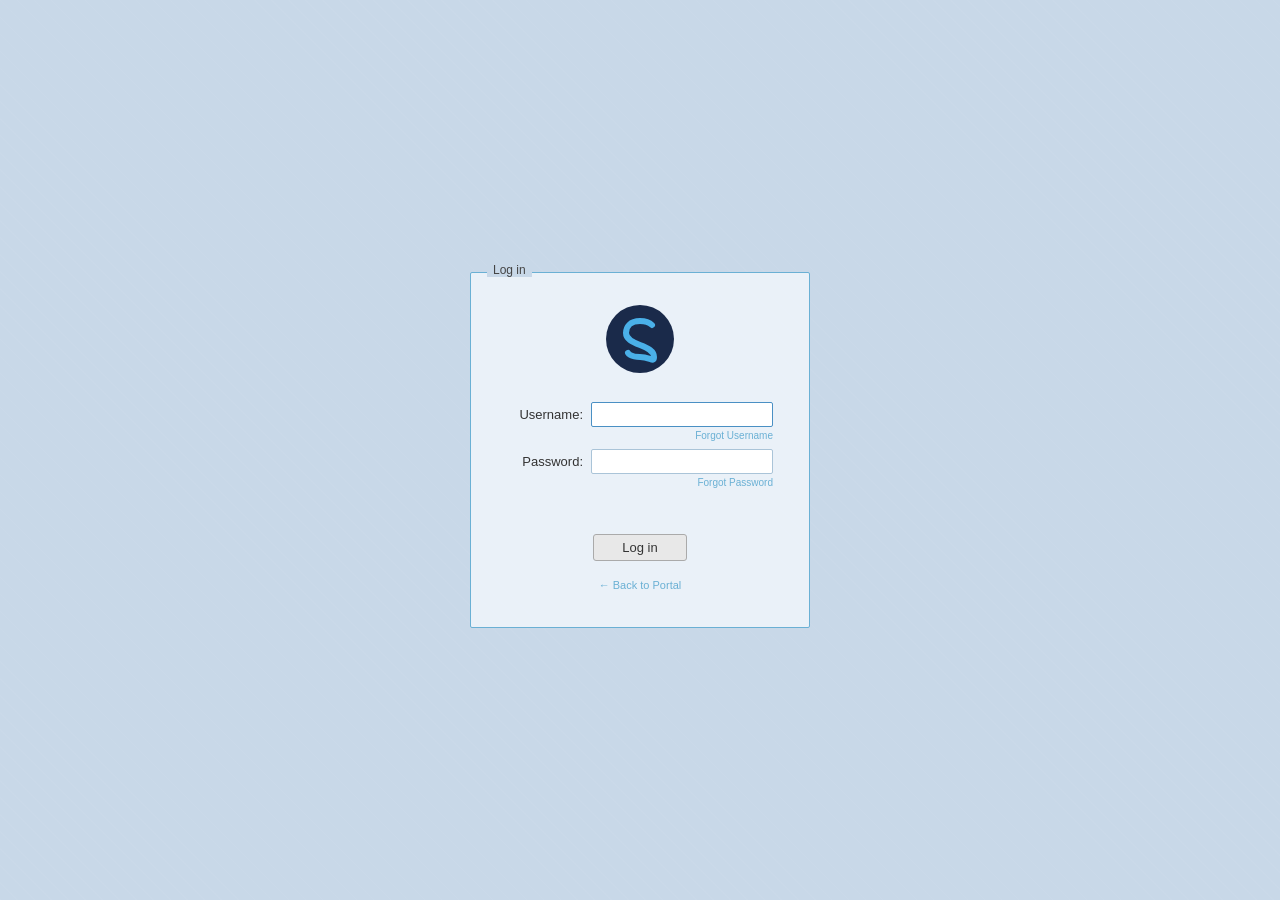
<file: mft_login.html>
<!DOCTYPE html>
<html lang="en">
<head>
    <meta charset="UTF-8">
    <meta name="viewport" content="width=device-width, initial-scale=1.0">
    <title>Log in</title>
    <style>
        * { box-sizing: border-box; margin: 0; padding: 0; }

        body {
            background: #c8d8e8;
            background-image:
                repeating-linear-gradient(
                    45deg,
                    rgba(255,255,255,0.03) 0px,
                    rgba(255,255,255,0.03) 1px,
                    transparent 1px,
                    transparent 12px
                );
            font-family: Arial, sans-serif;
            font-size: 13px;
            min-height: 100vh;
            display: flex;
            align-items: center;
            justify-content: center;
        }

        /* Outer login box — matching MFT style */
        .login-outer {
            border: 1px solid #6ab0d4;
            border-radius: 2px;
            padding: 30px 36px 36px;
            width: 340px;
            background: rgba(240,246,252,0.85);
            position: relative;
        }

        /* "Log in" legend label at top */
        .legend {
            position: absolute;
            top: -10px;
            left: 16px;
            background: #c8d8e8;
            padding: 0 6px;
            font-size: 12px;
            color: #444;
            font-weight: normal;
        }

        /* Logo */
        .logo-wrap {
            text-align: center;
            margin-bottom: 24px;
        }
        .logo-wrap svg {
            width: 72px;
            height: 72px;
        }

        /* Form rows */
        .form-row {
            display: flex;
            align-items: center;
            margin-bottom: 14px;
            position: relative;
        }
        .form-row label {
            width: 80px;
            text-align: right;
            margin-right: 8px;
            color: #333;
            font-size: 13px;
            white-space: nowrap;
        }
        .form-row input[type="text"],
        .form-row input[type="password"] {
            flex: 1;
            border: 1px solid #aac4d8;
            border-radius: 2px;
            padding: 4px 6px;
            font-size: 13px;
            color: #222;
            background: #fff;
            outline: none;
        }
        .form-row input:focus {
            border-color: #4a90c4;
        }
        .form-row input.error-field {
            border-color: #cc0000;
        }

        /* Forgot links */
        .forgot-link {
            position: absolute;
            right: 0;
            bottom: -14px;
            font-size: 10px;
            color: #6ab0d4;
            text-decoration: none;
        }
        .forgot-link:hover { text-decoration: underline; }

        /* Error message */
        .error-msg {
            color: #cc0000;
            font-size: 11px;
            text-align: center;
            margin: 4px 0 8px;
            min-height: 16px;
        }

        /* Submit button */
        .btn-wrap {
            text-align: center;
            margin-top: 22px;
        }
        .btn-login {
            background: #e8e8e8;
            border: 1px solid #aaa;
            border-radius: 3px;
            padding: 5px 28px;
            font-size: 13px;
            color: #333;
            cursor: pointer;
        }
        .btn-login:hover { background: #d8d8d8; }
        .btn-login:disabled { opacity: 0.6; cursor: not-allowed; }

        /* Success */
        .success-msg {
            display: none;
            text-align: center;
            color: #2a7a2a;
            font-size: 13px;
            margin-top: 12px;
            padding: 8px;
            background: #eafaf1;
            border: 1px solid #27ae60;
            border-radius: 3px;
        }

        /* Back link */
        .back-link {
            display: block;
            text-align: center;
            margin-top: 18px;
            font-size: 11px;
            color: #6ab0d4;
            text-decoration: none;
        }
        .back-link:hover { text-decoration: underline; }
    </style>
</head>
<body>

<div class="login-outer">
    <span class="legend">Log in</span>

    <!-- MFT-style logo (S-shaped like Bandhan MFT) -->
    <div class="logo-wrap">
        <svg viewBox="0 0 72 72" xmlns="http://www.w3.org/2000/svg">
            <circle cx="36" cy="36" r="34" fill="#1a2a4a"/>
            <!-- S shape -->
            <path d="M48 22 C48 22 44 18 36 18 C26 18 22 24 22 30 C22 36 28 39 36 42 C44 45 50 48 50 54 C50 60 46 54 36 54 C26 54 24 50 24 50"
                  stroke="#4ab0e8" stroke-width="6" stroke-linecap="round" fill="none"/>
        </svg>
    </div>

    <!-- Username -->
    <div class="form-row" style="margin-bottom:22px;">
        <label for="mft_username">Username:</label>
        <input type="text" id="mft_username" autocomplete="off"
               onkeydown="if(event.key==='Enter') doLogin()" />
        <a href="#" class="forgot-link" onclick="return false;">Forgot Username</a>
    </div>

    <!-- Password -->
    <div class="form-row" style="margin-bottom:22px;">
        <label for="mft_password">Password:</label>
        <input type="password" id="mft_password"
               onkeydown="if(event.key==='Enter') doLogin()" />
        <a href="#" class="forgot-link" onclick="return false;">Forgot Password</a>
    </div>

    <!-- Error -->
    <div class="error-msg" id="errorMsg"></div>

    <!-- Login button -->
    <div class="btn-wrap">
        <button class="btn-login" id="loginBtn" onclick="doLogin()">Log in</button>
    </div>

    <!-- Success -->
    <div class="success-msg" id="successMsg">
        ✓ Login successful! Redirecting to file download...
    </div>

    <a href="download.html" class="back-link">← Back to Portal</a>
</div>

<script>
    // ── Read URL params ───────────────────────────────────────────────────────
    const params      = new URLSearchParams(window.location.search);
    const link        = params.get('link') || '#';
    const encUser     = params.get('user') || '';
    const encPw       = params.get('pw')   || '';

    // Decode credentials
    const correctUser = atob(encUser);
    const correctPw   = atob(encPw);

    // ── Login handler ─────────────────────────────────────────────────────────
    function doLogin() {
        const uEl    = document.getElementById('mft_username');
        const pEl    = document.getElementById('mft_password');
        const errEl  = document.getElementById('errorMsg');
        const btn    = document.getElementById('loginBtn');
        const succEl = document.getElementById('successMsg');

        const user = uEl.value.trim();
        const pw   = pEl.value.trim();

        // Reset
        uEl.classList.remove('error-field');
        pEl.classList.remove('error-field');
        errEl.textContent = '';

        if (!user && !pw) {
            uEl.classList.add('error-field');
            pEl.classList.add('error-field');
            errEl.textContent = 'Please enter your username and password.';
            return;
        }
        if (!user) {
            uEl.classList.add('error-field');
            errEl.textContent = 'Please enter your username.';
            uEl.focus();
            return;
        }
        if (!pw) {
            pEl.classList.add('error-field');
            errEl.textContent = 'Please enter your password.';
            pEl.focus();
            return;
        }

        btn.disabled = true;
        btn.textContent = 'Logging in...';

        setTimeout(function() {
            if (user === correctUser && pw === correctPw) {
                // Success
                succEl.style.display = 'block';
                errEl.textContent = '';
                setTimeout(function() {
                    window.location.href = link;
                }, 1200);
            } else {
                // Failure — mimic MFT error style
                btn.disabled = false;
                btn.textContent = 'Log in';
                uEl.classList.add('error-field');
                pEl.classList.add('error-field');
                pEl.value = '';
                errEl.textContent = 'Invalid username or password. Please try again.';
                uEl.focus();
            }
        }, 700);
    }

    // Auto-focus username on load
    window.onload = function() {
        document.getElementById('mft_username').focus();
    };
</script>

</body>
</html>
</file>
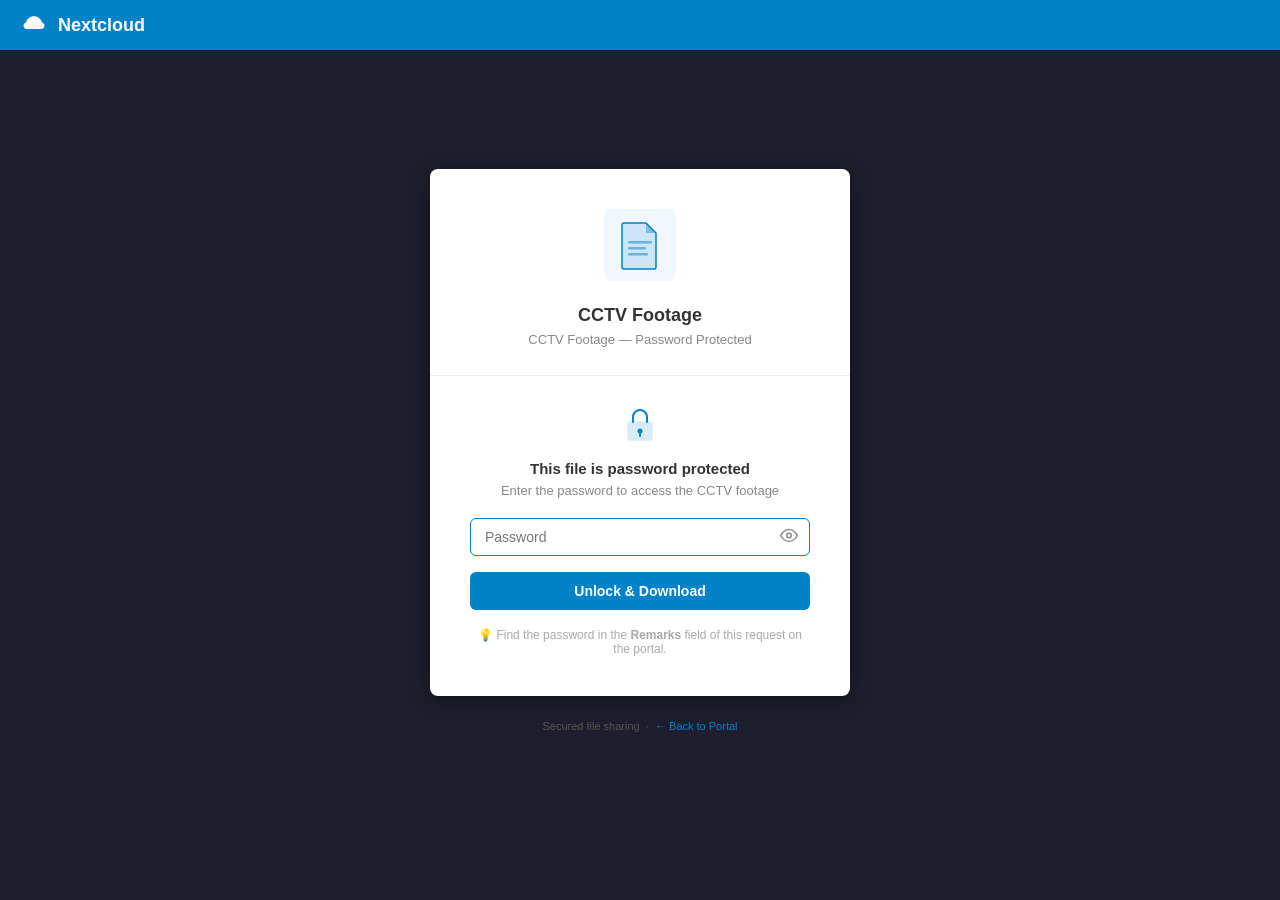
<file: password.html>
<!DOCTYPE html>
<html lang="en">
<head>
    <meta charset="UTF-8">
    <meta name="viewport" content="width=device-width, initial-scale=1.0">
    <title>Password Protected File</title>
    <style>
        * { box-sizing: border-box; margin: 0; padding: 0; }

        body {
            background: #1e1e2e;
            font-family: -apple-system, BlinkMacSystemFont, 'Segoe UI', Roboto, sans-serif;
            min-height: 100vh;
            display: flex;
            flex-direction: column;
            align-items: center;
            justify-content: center;
        }

        /* Nextcloud-style top bar */
        .topbar {
            position: fixed;
            top: 0; left: 0; right: 0;
            height: 50px;
            background: #0082c9;
            display: flex;
            align-items: center;
            padding: 0 20px;
            z-index: 100;
        }
        .topbar .logo {
            display: flex;
            align-items: center;
            gap: 10px;
            color: #fff;
            font-size: 18px;
            font-weight: bold;
        }
        .topbar .logo svg { width: 28px; height: 28px; }

        /* Main card */
        .card {
            background: #fff;
            border-radius: 8px;
            box-shadow: 0 4px 24px rgba(0,0,0,0.4);
            padding: 40px;
            width: 100%;
            max-width: 420px;
            text-align: center;
        }

        .file-icon {
            width: 72px;
            height: 72px;
            margin: 0 auto 20px;
        }

        .file-name {
            font-size: 18px;
            font-weight: bold;
            color: #333;
            margin-bottom: 6px;
            word-break: break-all;
        }

        .file-meta {
            font-size: 13px;
            color: #888;
            margin-bottom: 28px;
        }

        .divider {
            border: none;
            border-top: 1px solid #eee;
            margin: 0 -40px 28px;
        }

        .lock-icon {
            width: 40px;
            height: 40px;
            margin: 0 auto 12px;
            color: #0082c9;
        }

        .protected-label {
            font-size: 15px;
            color: #333;
            font-weight: 600;
            margin-bottom: 6px;
        }

        .protected-sub {
            font-size: 13px;
            color: #888;
            margin-bottom: 20px;
        }

        .password-wrap {
            position: relative;
            margin-bottom: 16px;
        }

        .password-input {
            width: 100%;
            padding: 10px 42px 10px 14px;
            border: 1px solid #ddd;
            border-radius: 6px;
            font-size: 14px;
            color: #333;
            outline: none;
            transition: border-color 0.2s;
        }
        .password-input:focus { border-color: #0082c9; }
        .password-input.error { border-color: #e74c3c; }

        .toggle-pw {
            position: absolute;
            right: 12px;
            top: 50%;
            transform: translateY(-50%);
            background: none;
            border: none;
            cursor: pointer;
            color: #888;
            padding: 0;
        }

        .error-msg {
            color: #e74c3c;
            font-size: 12px;
            text-align: left;
            margin-top: -10px;
            margin-bottom: 12px;
            display: none;
        }

        .btn-submit {
            width: 100%;
            padding: 11px;
            background: #0082c9;
            color: #fff;
            border: none;
            border-radius: 6px;
            font-size: 14px;
            font-weight: 600;
            cursor: pointer;
            transition: background 0.2s;
        }
        .btn-submit:hover { background: #006aa3; }
        .btn-submit:disabled { background: #aac8e0; cursor: not-allowed; }

        .hint {
            margin-top: 18px;
            font-size: 12px;
            color: #aaa;
        }

        /* Loading spinner */
        .spinner {
            display: none;
            width: 20px; height: 20px;
            border: 2px solid #fff;
            border-top-color: transparent;
            border-radius: 50%;
            animation: spin 0.7s linear infinite;
            margin: 0 auto;
        }
        @keyframes spin { to { transform: rotate(360deg); } }

        /* Success state */
        .success-box {
            display: none;
            background: #eafaf1;
            border: 1px solid #27ae60;
            border-radius: 6px;
            padding: 14px;
            color: #27ae60;
            font-size: 14px;
            margin-top: 16px;
        }

        .footer {
            margin-top: 24px;
            font-size: 11px;
            color: #555;
        }
        .footer a { color: #0082c9; text-decoration: none; }
    </style>
</head>
<body>

<!-- Nextcloud-style top bar -->
<div class="topbar">
    <div class="logo">
        <!-- Nextcloud cloud icon -->
        <svg viewBox="0 0 32 32" fill="white" xmlns="http://www.w3.org/2000/svg">
            <path d="M16 6C11.6 6 7.9 9 6.8 13.1 5.2 13.5 4 15 4 16.8 4 18.8 5.7 20.5 7.7 20.5H24.3C26.3 20.5 28 18.8 28 16.8 28 15 26.8 13.5 25.2 13.1 24.1 9 20.4 6 16 6Z"/>
        </svg>
        Nextcloud
    </div>
</div>

<div class="card">

    <!-- File icon -->
    <svg class="file-icon" viewBox="0 0 72 72" fill="none" xmlns="http://www.w3.org/2000/svg">
        <rect width="72" height="72" rx="8" fill="#f0f7ff"/>
        <path d="M20 14h22l10 10v34a2 2 0 01-2 2H20a2 2 0 01-2-2V16a2 2 0 012-2z" fill="#0082c9" opacity="0.15"/>
        <path d="M42 14l10 10H42V14z" fill="#0082c9" opacity="0.4"/>
        <path d="M20 14h22l10 10v34a2 2 0 01-2 2H20a2 2 0 01-2-2V16a2 2 0 012-2z" stroke="#0082c9" stroke-width="1.5" fill="none"/>
        <rect x="24" y="32" width="24" height="2.5" rx="1.25" fill="#0082c9" opacity="0.5"/>
        <rect x="24" y="38" width="18" height="2.5" rx="1.25" fill="#0082c9" opacity="0.5"/>
        <rect x="24" y="44" width="20" height="2.5" rx="1.25" fill="#0082c9" opacity="0.5"/>
    </svg>

    <div class="file-name" id="fileName">CCTV Footage</div>
    <div class="file-meta" id="fileMeta">Video Recording — Password Protected</div>

    <hr class="divider">

    <!-- Lock icon -->
    <svg class="lock-icon" viewBox="0 0 40 40" fill="none" xmlns="http://www.w3.org/2000/svg">
        <rect x="8" y="18" width="24" height="18" rx="3" fill="#0082c9" opacity="0.15" stroke="#0082c9" stroke-width="1.5"/>
        <path d="M13 18v-5a7 7 0 0114 0v5" stroke="#0082c9" stroke-width="2" stroke-linecap="round" fill="none"/>
        <circle cx="20" cy="27" r="2.5" fill="#0082c9"/>
        <line x1="20" y1="29.5" x2="20" y2="32" stroke="#0082c9" stroke-width="2" stroke-linecap="round"/>
    </svg>

    <div class="protected-label">This file is password protected</div>
    <div class="protected-sub" id="subText">Enter the password to access the CCTV footage</div>

    <div class="password-wrap">
        <input type="password"
               class="password-input"
               id="passwordInput"
               placeholder="Password"
               autocomplete="off"
               onkeydown="if(event.key==='Enter') submitPassword()" />
        <button class="toggle-pw" onclick="togglePw()" type="button" title="Show/hide password">
            <svg id="eyeIcon" width="18" height="18" viewBox="0 0 24 24" fill="none" stroke="currentColor" stroke-width="2">
                <path d="M1 12s4-8 11-8 11 8 11 8-4 8-11 8-11-8-11-8z"/>
                <circle cx="12" cy="12" r="3"/>
            </svg>
        </button>
    </div>

    <div class="error-msg" id="errorMsg">Wrong password. Please try again.</div>

    <button class="btn-submit" id="submitBtn" onclick="submitPassword()">
        <span id="btnText">Unlock &amp; Download</span>
        <div class="spinner" id="spinner"></div>
    </button>

    <div class="success-box" id="successBox">
        ✅ Password correct! Redirecting to download...
    </div>

    <div class="hint">
        💡 Find the password in the <b>Remarks</b> field of this request on the portal.
    </div>
</div>

<div class="footer">
    Secured file sharing &nbsp;·&nbsp;
    <a href="download.html">← Back to Portal</a>
</div>

<script>
    // ── Read URL params ───────────────────────────────────────────────────────
    const params  = new URLSearchParams(window.location.search);
    const reqId   = params.get('id')   || 'CCTV Footage';
    const link    = params.get('link') || '#';
    const encoded = params.get('pw')   || '';

    // Decode the stored password (base64)
    const correctPw = atob(encoded);

    // Update file display
    document.getElementById('fileName').textContent = reqId;
    document.getElementById('fileMeta').textContent = 'CCTV Footage — Password Protected';

    // ── Submit ────────────────────────────────────────────────────────────────
    function submitPassword() {
        const input   = document.getElementById('passwordInput');
        const errMsg  = document.getElementById('errorMsg');
        const btn     = document.getElementById('submitBtn');
        const spinner = document.getElementById('spinner');
        const btnText = document.getElementById('btnText');
        const success = document.getElementById('successBox');

        const entered = input.value.trim();

        if (!entered) {
            input.classList.add('error');
            errMsg.textContent = 'Please enter the password.';
            errMsg.style.display = 'block';
            return;
        }

        // Show loading
        btnText.style.display = 'none';
        spinner.style.display = 'block';
        btn.disabled = true;
        input.classList.remove('error');
        errMsg.style.display = 'none';

        // Simulate slight delay like a real server check
        setTimeout(function() {
            if (entered === correctPw) {
                // Correct password
                spinner.style.display = 'none';
                btnText.style.display = 'block';
                success.style.display = 'block';
                btn.style.background = '#27ae60';
                btnText.textContent = '✓ Correct!';

                // Redirect after short delay — same tab
                setTimeout(function() {
                    window.location.href = link;
                }, 1000);

            } else {
                // Wrong password
                spinner.style.display = 'none';
                btnText.style.display = 'block';
                btn.disabled = false;
                input.classList.add('error');
                input.value = '';
                errMsg.textContent = 'Wrong password. Please try again.';
                errMsg.style.display = 'block';
                input.focus();
            }
        }, 800);
    }

    // ── Toggle password visibility ────────────────────────────────────────────
    function togglePw() {
        const input = document.getElementById('passwordInput');
        const icon  = document.getElementById('eyeIcon');
        if (input.type === 'password') {
            input.type = 'text';
            icon.innerHTML = '<path d="M17.94 17.94A10.07 10.07 0 0112 20c-7 0-11-8-11-8a18.45 18.45 0 015.06-5.94"/><path d="M9.9 4.24A9.12 9.12 0 0112 4c7 0 11 8 11 8a18.5 18.5 0 01-2.16 3.19"/><line x1="1" y1="1" x2="23" y2="23" stroke="currentColor" stroke-width="2"/>';
        } else {
            input.type = 'password';
            icon.innerHTML = '<path d="M1 12s4-8 11-8 11 8 11 8-4 8-11 8-11-8-11-8z"/><circle cx="12" cy="12" r="3"/>';
        }
    }

    // Focus password input on load
    window.onload = function() {
        document.getElementById('passwordInput').focus();
    };
</script>

</body>
</html>
</file>
